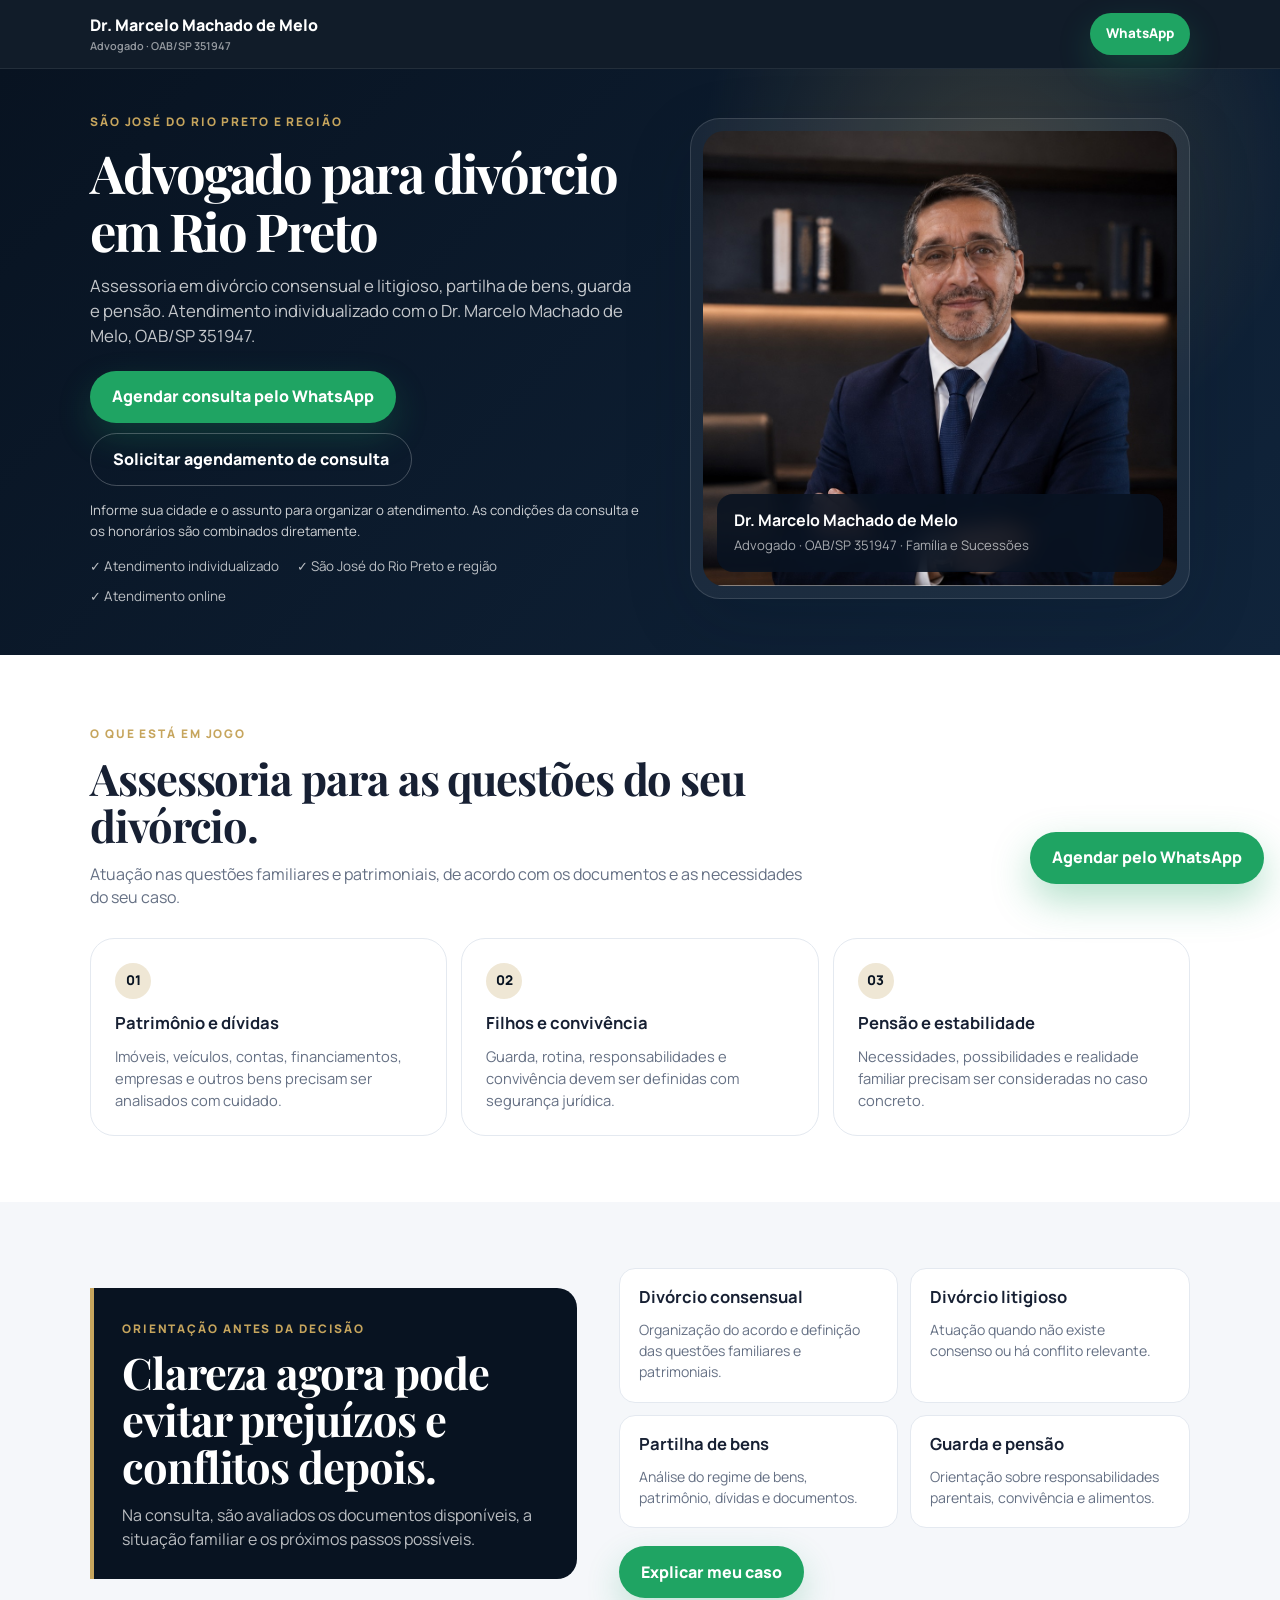
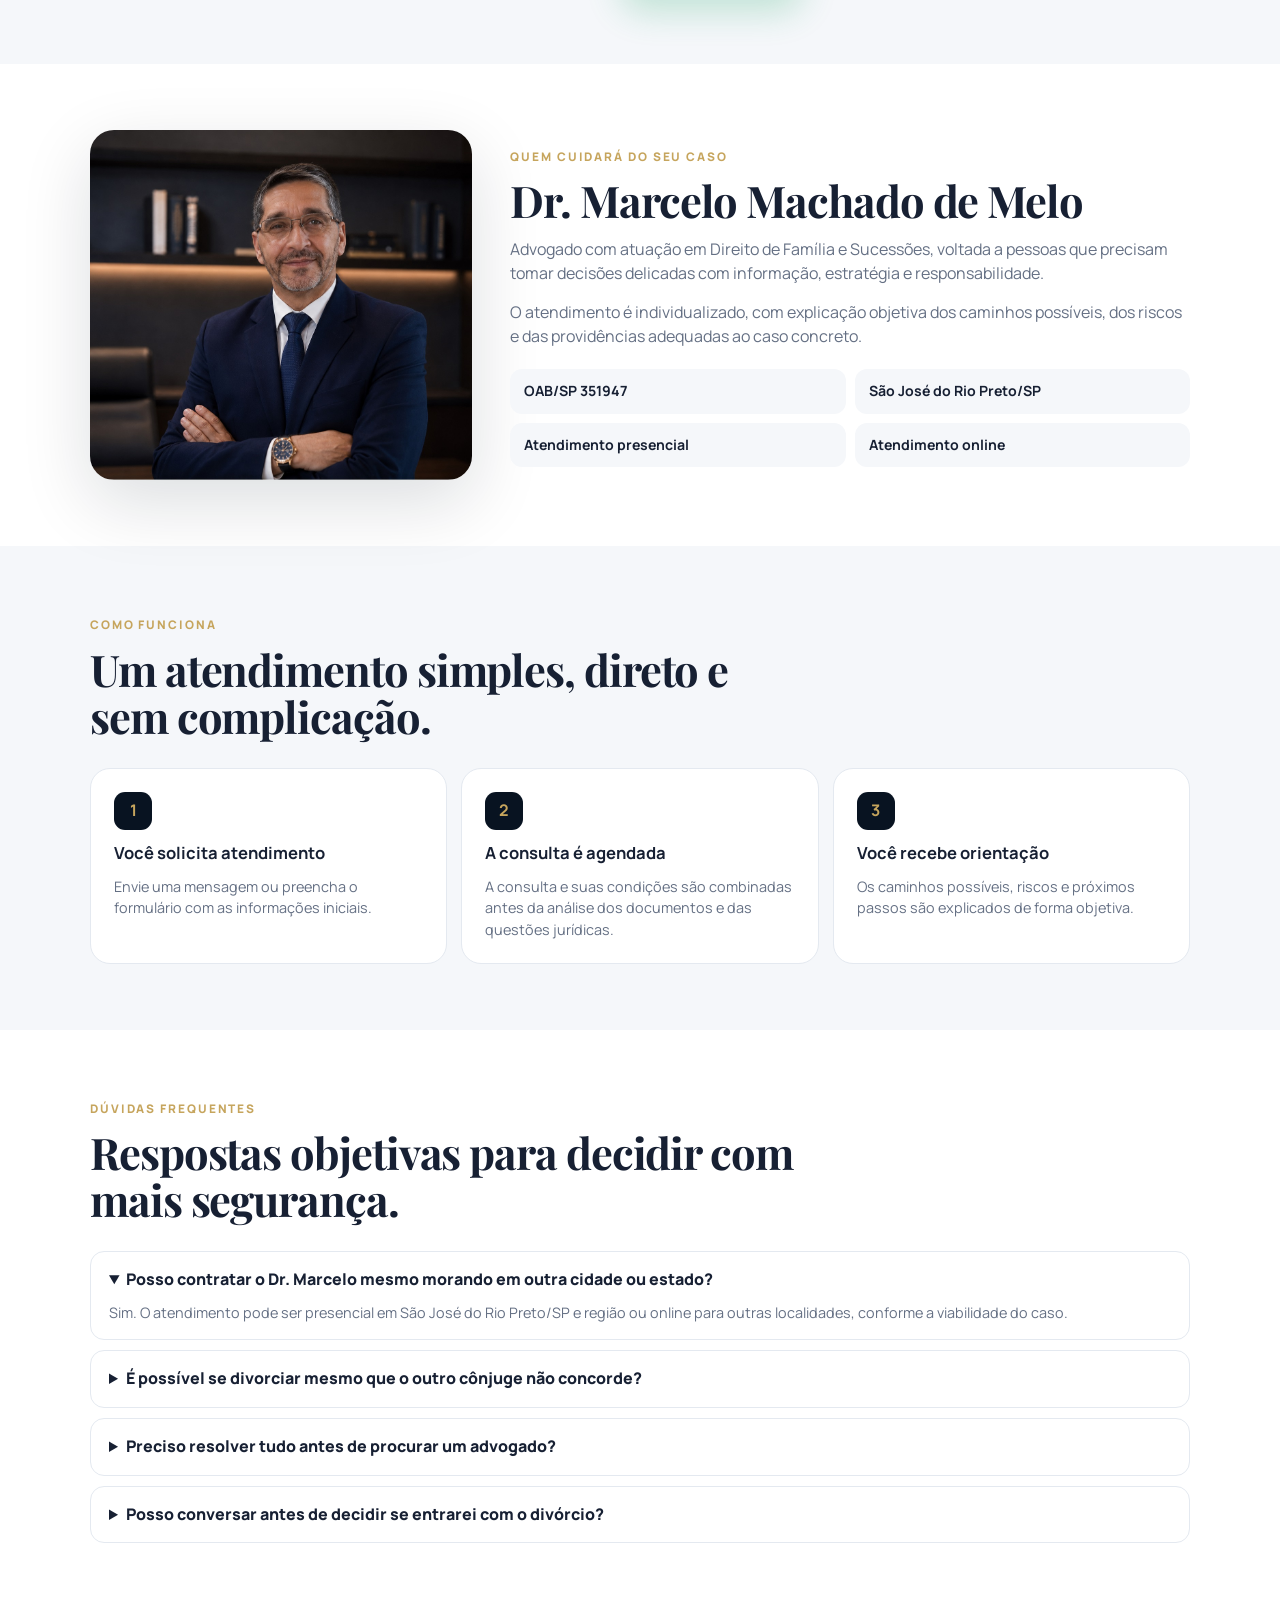
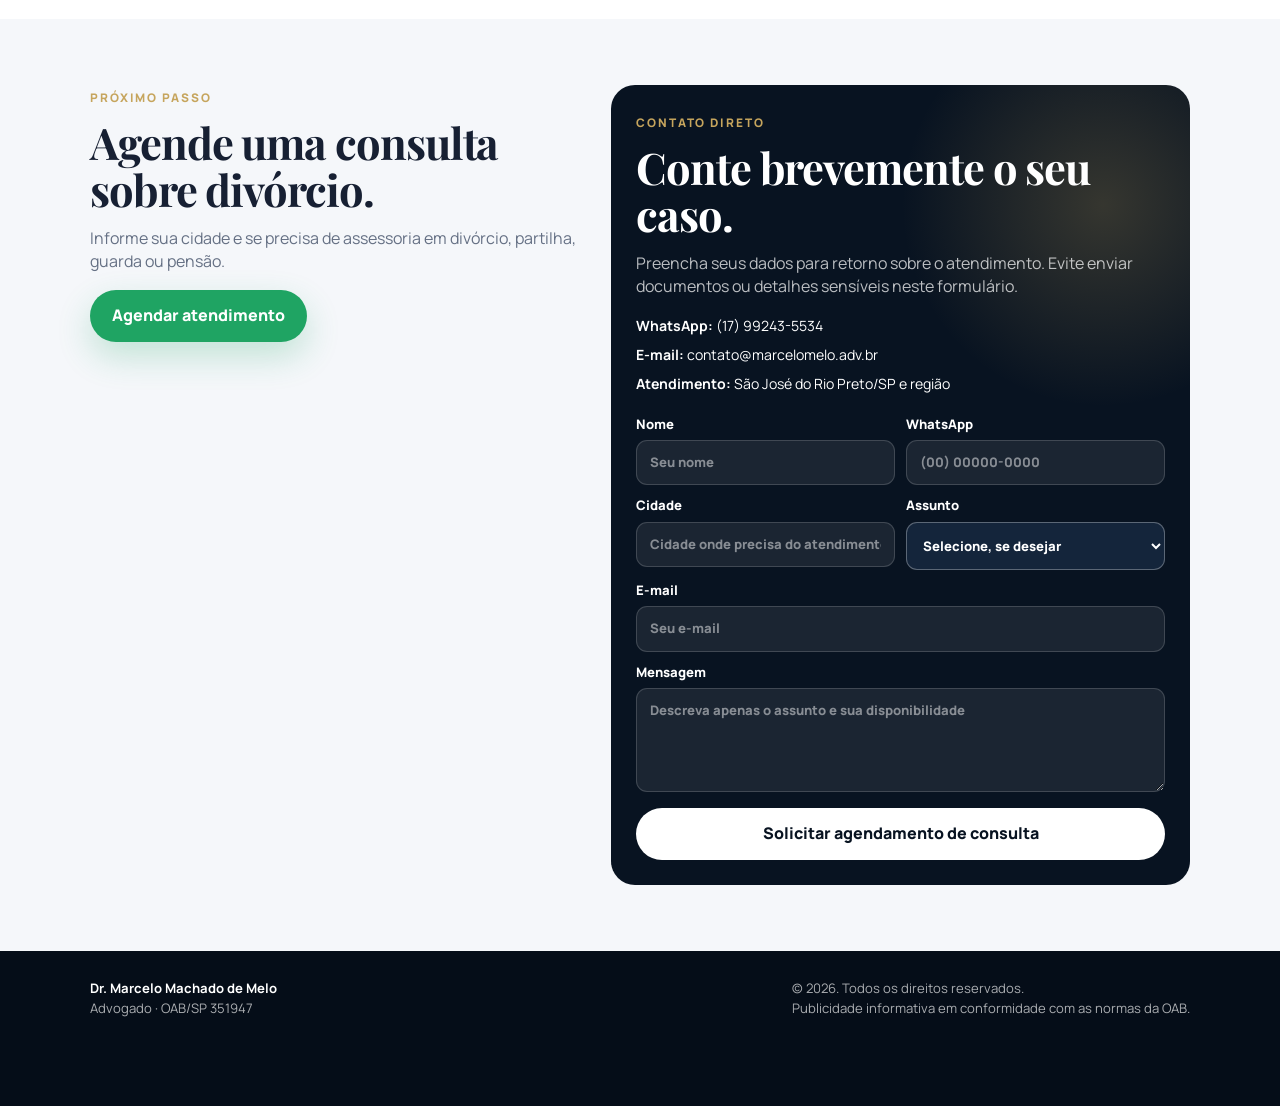
<file: index.html>
<!DOCTYPE html>
<html lang="pt-BR">
<head>
  <meta charset="UTF-8">
  <meta http-equiv="X-UA-Compatible" content="IE=edge">
  <meta name="viewport" content="width=device-width, initial-scale=1.0">
  <title>Advogado para Divórcio em São José do Rio Preto/SP | Dr. Marcelo Machado de Melo</title>
  <meta name="description" content="Atuação em divórcio consensual e litigioso, partilha de bens, guarda e pensão alimentícia. Atendimento em São José do Rio Preto/SP e online.">
  <meta name="robots" content="index, follow">
  <link rel="canonical" href="https://marcelomelo.adv.br/">
  <meta name="theme-color" content="#081321">
  <meta property="og:type" content="website">
  <meta property="og:title" content="Advogado para Divórcio em São José do Rio Preto/SP">
  <meta property="og:description" content="Orientação jurídica clara e estratégica para decisões importantes no divórcio.">
  <meta property="og:image" content="https://marcelomelo.adv.br/images/dr-marcelo.jpg">
  <meta property="og:url" content="https://marcelomelo.adv.br/">
  <meta property="og:locale" content="pt_BR">
  <link rel="preconnect" href="https://fonts.googleapis.com">
  <link rel="preconnect" href="https://fonts.gstatic.com" crossorigin>
  <link href="https://fonts.googleapis.com/css2?family=Manrope:wght@400;600;700;800&family=Playfair+Display:wght@600;700&display=swap" rel="stylesheet">

  <!-- Google tag (gtag.js) -->
  <script async src="https://www.googletagmanager.com/gtag/js?id=AW-18177757357"></script>
  <script>
    window.dataLayer = window.dataLayer || [];
    function gtag(){dataLayer.push(arguments);}
    gtag('js', new Date());
    gtag('config', 'AW-18177757357');
  </script>

<script type="application/ld+json">
  {
    "@context":"https://schema.org",
    "@type":"LegalService",
    "name":"Dr. Marcelo Machado de Melo",
    "url":"https://marcelomelo.adv.br/divorcio",
    "image":"https://marcelomelo.adv.br/images/dr-marcelo.jpg",
    "telephone":"+55 17 99243-5534",
    "description":"Atuação em Direito de Família e Sucessões, com orientação jurídica em divórcio, guarda, pensão alimentícia e partilha de bens.",
    "areaServed":"São José do Rio Preto e região, São Paulo, Brasil"
  }
  </script>

  <style>
    :root{--navy:#081321;--navy2:#10243b;--ink:#172033;--muted:#657084;--soft:#f5f7fa;--line:#e4e9f0;--gold:#c6a55d;--green:#1fa463;--green2:#168451;--white:#fff;--radius:24px;--shadow:0 22px 70px rgba(8,19,33,.14);--container:1100px}
    *{box-sizing:border-box}html{scroll-behavior:smooth}body{margin:0;color:var(--ink);background:#fff;font-family:"Manrope",Arial,sans-serif;line-height:1.48;-webkit-font-smoothing:antialiased}img{display:block;max-width:100%}a{text-decoration:none;color:inherit}button,input,textarea{font:inherit}.container{width:min(var(--container),calc(100% - 28px));margin:auto}
    h1,h2,h3{margin:0 0 14px;line-height:1.08}h1,h2{font-family:"Playfair Display",Georgia,serif}h1{font-size:clamp(2.5rem,5vw,4.7rem);letter-spacing:-.04em}h2{font-size:clamp(1.85rem,3.4vw,3rem);letter-spacing:-.025em}h3{font-size:1.04rem}p{margin:0 0 16px;color:var(--muted)}
    .eyebrow{display:inline-block;margin-bottom:12px;color:var(--gold);font-size:.74rem;font-weight:800;letter-spacing:.16em;text-transform:uppercase}
    .btn{display:inline-flex;align-items:center;justify-content:center;min-height:52px;padding:14px 22px;border:0;border-radius:999px;font-weight:800;text-align:center;cursor:pointer;transition:.2s ease}.btn:hover{transform:translateY(-2px)}.btn-green{color:#fff;background:var(--green);box-shadow:0 14px 34px rgba(31,164,99,.24)}.btn-green:hover{background:var(--green2)}.btn-ghost{color:#fff;border:1px solid rgba(255,255,255,.24)}.btn-light{color:var(--navy);background:#fff}
    .topbar{position:sticky;top:0;z-index:40;background:rgba(8,19,33,.96);border-bottom:1px solid rgba(255,255,255,.08);backdrop-filter:blur(10px)}.nav{min-height:68px;display:flex;align-items:center;justify-content:space-between;gap:16px}.brand{color:#fff;font-weight:800}.brand small{display:block;color:rgba(255,255,255,.56);font-size:.68rem;font-weight:600}.nav .btn{min-height:42px;padding:9px 16px;font-size:.84rem}
    .hero{color:#fff;overflow:hidden;background:radial-gradient(circle at 78% 17%,rgba(198,165,93,.22),transparent 27%),linear-gradient(135deg,var(--navy),var(--navy2))}.hero-grid{min-height:610px;display:grid;grid-template-columns:1.05fr .95fr;gap:48px;align-items:center;padding:52px 0 62px}.hero-copy p{max-width:660px;color:rgba(255,255,255,.76);font-size:1.05rem}.hero-actions{display:flex;flex-wrap:wrap;gap:10px;margin:24px 0 20px}.trust{display:flex;flex-wrap:wrap;gap:10px 18px;color:rgba(255,255,255,.72);font-size:.84rem}.hero-photo{position:relative;padding:12px;border-radius:30px;border:1px solid rgba(255,255,255,.13);background:rgba(255,255,255,.06);box-shadow:var(--shadow)}.hero-photo img{width:100%;height:455px;object-fit:cover;object-position:center top;border-radius:21px}.hero-badge{position:absolute;left:26px;right:26px;bottom:26px;padding:15px 17px;border-radius:16px;background:rgba(8,19,33,.88);backdrop-filter:blur(10px)}.hero-badge strong{display:block}.hero-badge span{font-size:.82rem;color:rgba(255,255,255,.64)}
    .section{padding:66px 0}.soft{background:var(--soft)}.section-head{max-width:720px;margin-bottom:28px}.cards{display:grid;grid-template-columns:repeat(3,1fr);gap:14px}.card{padding:24px;border:1px solid var(--line);border-radius:var(--radius);background:#fff}.card p{margin-bottom:0;font-size:.92rem}.num{display:grid;place-items:center;width:36px;height:36px;margin-bottom:15px;border-radius:50%;color:var(--navy);background:#efe7d5;font-size:.84rem;font-weight:800}
    .split{display:grid;grid-template-columns:.92fr 1.08fr;gap:42px;align-items:center}.quote{padding:28px;border-left:4px solid var(--gold);border-radius:0 20px 20px 0;color:#fff;background:var(--navy)}.quote p{color:rgba(255,255,255,.72);margin-bottom:0}.services{display:grid;grid-template-columns:repeat(2,1fr);gap:12px}.service{padding:19px;border:1px solid var(--line);border-radius:16px;background:#fff}.service p{margin-bottom:0;font-size:.88rem}
    .authority{display:grid;grid-template-columns:.72fr 1.28fr;gap:38px;align-items:center}.authority img{width:100%;height:350px;object-fit:cover;object-position:center top;border-radius:24px;box-shadow:var(--shadow)}.meta{display:grid;grid-template-columns:repeat(2,1fr);gap:9px;margin-top:20px}.meta div{padding:12px 14px;border-radius:12px;background:var(--soft);font-size:.88rem;font-weight:700}
    .steps{display:grid;grid-template-columns:repeat(3,1fr);gap:14px}.step{padding:23px;border-radius:20px;border:1px solid var(--line);background:#fff}.step b{display:grid;place-items:center;width:38px;height:38px;margin-bottom:14px;border-radius:11px;color:var(--gold);background:var(--navy)}.step p{margin-bottom:0;font-size:.9rem}
    details{margin-bottom:10px;padding:16px 18px;border:1px solid var(--line);border-radius:14px;background:#fff}summary{cursor:pointer;font-weight:800}details p{margin:10px 0 0;font-size:.9rem}
    .final-grid{display:grid;grid-template-columns:.92fr 1.08fr;gap:28px;align-items:start}.contact-box{padding:25px;border-radius:24px;color:#fff;background:radial-gradient(circle at 85% 15%,rgba(198,165,93,.24),transparent 24%),var(--navy)}.contact-box p{color:rgba(255,255,255,.72)}.contact-list{display:grid;gap:8px;margin:17px 0 20px;font-size:.88rem}form{display:grid;grid-template-columns:1fr 1fr;gap:11px;margin-top:18px}label{font-size:.82rem;font-weight:800}label.full{grid-column:1/-1}input,textarea{width:100%;margin-top:6px;padding:12px 13px;border:1px solid rgba(255,255,255,.16);border-radius:11px;color:#fff;background:rgba(255,255,255,.08);outline:none}input::placeholder,textarea::placeholder{color:rgba(255,255,255,.48)}textarea{resize:vertical;min-height:90px}form .btn{grid-column:1/-1;width:100%}
    footer{padding:28px 0 88px;color:rgba(255,255,255,.66);background:#050d18;font-size:.82rem}.footer-grid{display:flex;justify-content:space-between;gap:24px}footer strong{color:#fff}.float{position:fixed;right:16px;bottom:16px;z-index:50;min-width:168px;box-shadow:0 16px 38px rgba(31,164,99,.34)}
    @media(max-width:880px){.hero-grid,.split,.authority,.final-grid{grid-template-columns:1fr}.cards,.steps{grid-template-columns:1fr}.hero-grid{min-height:auto;gap:28px}.hero-photo{max-width:520px;margin:auto}.hero-photo img{height:390px}.services{grid-template-columns:1fr}.authority img{height:330px}}
    @media(max-width:600px){.container{width:min(var(--container),calc(100% - 20px))}.nav{min-height:62px}.brand{font-size:.87rem}.brand small{font-size:.61rem}.nav .btn{padding:8px 12px;font-size:.77rem}.hero-grid{padding:34px 0 50px}h1{font-size:2.35rem}h2{font-size:1.82rem}.hero-copy p{font-size:.95rem}.hero-actions{display:grid}.hero-actions .btn{width:100%}.hero-photo img{height:335px}.hero-badge{left:21px;right:21px;bottom:21px}.section{padding:48px 0}.cards,.steps{gap:10px}.card,.step{padding:18px}.authority{gap:24px}.authority img{height:285px}.meta{grid-template-columns:1fr}.final-grid{gap:20px}form{grid-template-columns:1fr}label.full,form .btn{grid-column:auto}.footer-grid{display:grid}.float{left:10px;right:10px;bottom:10px;width:auto}}

    /* Leitura e navegação em telas pequenas e por teclado. */
    .hero h1{font-size:clamp(2.2rem,4.1vw,3.65rem);line-height:1.12;max-width:650px}
    .hero-grid{min-height:540px;padding:40px 0 48px}
    .hero-copy .contact-note{font-size:.83rem;line-height:1.55;color:rgba(255,255,255,.8);max-width:580px}
    .hero-actions{margin:22px 0 14px}
    :focus-visible{outline:3px solid #d6b46a;outline-offset:4px}
    input:focus-visible,textarea:focus-visible,select:focus-visible{outline:3px solid #d6b46a;outline-offset:2px}
    select{font:inherit;width:100%;min-height:48px;margin-top:6px;padding:12px;border:1px solid rgba(255,255,255,.3);border-radius:11px;color:#fff;background:#14253b}
    #contato{scroll-margin-top:90px}
    .brand{min-width:0}.hero-copy,.hero-photo,.contact-box{min-width:0}
    @media(max-width:600px){.hero-grid{padding:28px 0 36px;gap:24px}.hero h1{font-size:2.15rem}.hero-photo{width:100%;max-width:360px}.hero-photo img{height:280px}.nav{gap:10px}.hero-actions .btn{font-size:.9rem;padding:13px 16px}.brand{font-size:.8rem}.brand small{font-size:.64rem}.hero-badge{left:20px;right:20px;bottom:20px;padding:12px}.hero-badge strong{font-size:.9rem}.hero-badge span{font-size:.75rem}body{padding-bottom:78px}footer{padding-bottom:30px}.float{bottom:calc(10px + env(safe-area-inset-bottom))}}
    @media(prefers-reduced-motion:reduce){html{scroll-behavior:auto}.btn{transition:none}.btn:hover{transform:none}}
  </style>
</head>
<body>
  <header class="topbar">
    <div class="container nav">
      <a class="brand" href="#inicio">Dr. Marcelo Machado de Melo<small>Advogado · OAB/SP 351947</small></a>
      <a class="btn btn-green" href="https://wa.me/5517992435534?text=Ol%C3%A1%2C%20Dr.%20Marcelo.%20preciso%20de%20orienta%C3%A7%C3%A3o%20sobre%20div%C3%B3rcio.">WhatsApp</a>
    </div>
  </header>

  <main id="inicio">
    <section class="hero">
      <div class="container hero-grid">
        <div class="hero-copy">
          <span class="eyebrow">São José do Rio Preto e região</span>
          <h1>Advogado para divórcio em Rio Preto</h1>
          <p>Assessoria em divórcio consensual e litigioso, partilha de bens, guarda e pensão. Atendimento individualizado com o Dr. Marcelo Machado de Melo, OAB/SP 351947.</p>
          <div class="hero-actions">
            <a class="btn btn-green" href="https://wa.me/5517992435534?text=Ol%C3%A1%2C%20Dr.%20Marcelo.%20preciso%20de%20orienta%C3%A7%C3%A3o%20sobre%20div%C3%B3rcio.">Agendar consulta pelo WhatsApp</a>
            <a class="btn btn-ghost" href="#contato">Solicitar agendamento de consulta</a>
          </div>
          <p class="contact-note">Informe sua cidade e o assunto para organizar o atendimento. As condições da consulta e os honorários são combinados diretamente.</p>
          <div class="trust"><span>✓ Atendimento individualizado</span><span>✓ São José do Rio Preto e região</span><span>✓ Atendimento online</span></div>
        </div>
        <div class="hero-photo">
          <img src="images/dr-marcelo.jpg" alt="Dr. Marcelo Machado de Melo, advogado em Rio Preto" width="520" height="455" fetchpriority="high" decoding="async">
          <div class="hero-badge"><strong>Dr. Marcelo Machado de Melo</strong><span>Advogado · OAB/SP 351947 · Família e Sucessões</span></div>
        </div>
      </div>
    </section>

    <section class="section">
      <div class="container">
        <div class="section-head">
          <span class="eyebrow">O que está em jogo</span>
          <h2>Assessoria para as questões do seu divórcio.</h2>
          <p>Atuação nas questões familiares e patrimoniais, de acordo com os documentos e as necessidades do seu caso.</p>
        </div>
        <div class="cards">
          <article class="card"><span class="num">01</span><h3>Patrimônio e dívidas</h3><p>Imóveis, veículos, contas, financiamentos, empresas e outros bens precisam ser analisados com cuidado.</p></article>
          <article class="card"><span class="num">02</span><h3>Filhos e convivência</h3><p>Guarda, rotina, responsabilidades e convivência devem ser definidas com segurança jurídica.</p></article>
          <article class="card"><span class="num">03</span><h3>Pensão e estabilidade</h3><p>Necessidades, possibilidades e realidade familiar precisam ser consideradas no caso concreto.</p></article>
        </div>
      </div>
    </section>

    <section class="section soft">
      <div class="container split">
        <div class="quote"><span class="eyebrow">Orientação antes da decisão</span><h2>Clareza agora pode evitar prejuízos e conflitos depois.</h2><p>Na consulta, são avaliados os documentos disponíveis, a situação familiar e os próximos passos possíveis.</p></div>
        <div>
          <div class="services">
            <article class="service"><h3>Divórcio consensual</h3><p>Organização do acordo e definição das questões familiares e patrimoniais.</p></article>
            <article class="service"><h3>Divórcio litigioso</h3><p>Atuação quando não existe consenso ou há conflito relevante.</p></article>
            <article class="service"><h3>Partilha de bens</h3><p>Análise do regime de bens, patrimônio, dívidas e documentos.</p></article>
            <article class="service"><h3>Guarda e pensão</h3><p>Orientação sobre responsabilidades parentais, convivência e alimentos.</p></article>
          </div>
          <div style="margin-top:18px"><a class="btn btn-green" href="https://wa.me/5517992435534?text=Ol%C3%A1%2C%20Dr.%20Marcelo.%20quero%20explicar%20meu%20caso%20de%20div%C3%B3rcio.">Explicar meu caso</a></div>
        </div>
      </div>
    </section>

    <section class="section">
      <div class="container authority">
        <img src="images/dr-marcelo.jpg" alt="Dr. Marcelo Machado de Melo" width="420" height="350" loading="lazy" decoding="async">
        <div>
          <span class="eyebrow">Quem cuidará do seu caso</span>
          <h2>Dr. Marcelo Machado de Melo</h2>
          <p>Advogado com atuação em Direito de Família e Sucessões, voltada a pessoas que precisam tomar decisões delicadas com informação, estratégia e responsabilidade.</p>
          <p>O atendimento é individualizado, com explicação objetiva dos caminhos possíveis, dos riscos e das providências adequadas ao caso concreto.</p>
          <div class="meta"><div>OAB/SP 351947</div><div>São José do Rio Preto/SP</div><div>Atendimento presencial</div><div>Atendimento online</div></div>
        </div>
      </div>
    </section>

    <section class="section soft">
      <div class="container">
        <div class="section-head"><span class="eyebrow">Como funciona</span><h2>Um atendimento simples, direto e sem complicação.</h2></div>
        <div class="steps">
          <article class="step"><b>1</b><h3>Você solicita atendimento</h3><p>Envie uma mensagem ou preencha o formulário com as informações iniciais.</p></article>
          <article class="step"><b>2</b><h3>A consulta é agendada</h3><p>A consulta e suas condições são combinadas antes da análise dos documentos e das questões jurídicas.</p></article>
          <article class="step"><b>3</b><h3>Você recebe orientação</h3><p>Os caminhos possíveis, riscos e próximos passos são explicados de forma objetiva.</p></article>
        </div>
      </div>
    </section>

    <section class="section">
      <div class="container">
        <div class="section-head"><span class="eyebrow">Dúvidas frequentes</span><h2>Respostas objetivas para decidir com mais segurança.</h2></div>
        <details open><summary>Posso contratar o Dr. Marcelo mesmo morando em outra cidade ou estado?</summary><p>Sim. O atendimento pode ser presencial em São José do Rio Preto/SP e região ou online para outras localidades, conforme a viabilidade do caso.</p></details>
        <details><summary>É possível se divorciar mesmo que o outro cônjuge não concorde?</summary><p>Sim. O divórcio pode ser requerido sem a concordância da outra parte, observadas as particularidades do caso.</p></details>
        <details><summary>Preciso resolver tudo antes de procurar um advogado?</summary><p>Não. A orientação jurídica serve justamente para organizar documentos, dúvidas e decisões antes de qualquer providência importante.</p></details>
        <details><summary>Posso conversar antes de decidir se entrarei com o divórcio?</summary><p>Sim. O primeiro contato permite organizar o agendamento. A análise jurídica é realizada na consulta, conforme as condições combinadas.</p></details>
      </div>
    </section>

    <section class="section soft" id="contato">
      <div class="container final-grid">
        <div>
          <span class="eyebrow">Próximo passo</span>
          <h2>Agende uma consulta sobre divórcio.</h2>
          <p>Informe sua cidade e se precisa de assessoria em divórcio, partilha, guarda ou pensão.</p>
          <a class="btn btn-green" href="https://wa.me/5517992435534?text=Ol%C3%A1%2C%20Dr.%20Marcelo.%20gostaria%20de%20orienta%C3%A7%C3%A3o%20sobre%20meu%20div%C3%B3rcio.">Agendar atendimento</a>
        </div>
        <div class="contact-box">
          <span class="eyebrow">Contato direto</span>
          <h2>Conte brevemente o seu caso.</h2>
          <p>Preencha seus dados para retorno sobre o atendimento. Evite enviar documentos ou detalhes sensíveis neste formulário.</p>
          <div class="contact-list"><span><strong>WhatsApp:</strong> (17) 99243-5534</span><span><strong>E-mail:</strong> contato@marcelomelo.adv.br</span><span><strong>Atendimento:</strong> São José do Rio Preto/SP e região</span></div>
          <form action="https://formsubmit.co/contato@marcelomelo.adv.br" method="POST">
            <input type="hidden" name="_subject" value="Novo contato - Landing Page Divórcio">
            <input type="hidden" name="_template" value="table">
            <input type="hidden" name="_next" value="https://marcelomelo.adv.br/obrigado.html">
            <label>Nome<input type="text" name="nome" autocomplete="name" required placeholder="Seu nome"></label>
            <label>WhatsApp<input type="tel" name="telefone" autocomplete="tel" inputmode="tel" required placeholder="(00) 00000-0000"></label>
            <label>Cidade<input type="text" name="cidade" autocomplete="address-level2" placeholder="Cidade onde precisa do atendimento"></label>
            <label>Assunto<select name="assunto"><option value="">Selecione, se desejar</option><option>Divórcio consensual</option><option>Divórcio litigioso</option><option>Partilha de bens</option><option>Guarda ou pensão</option><option>Outro assunto de família</option></select></label>
            <label class="full">E-mail<input type="email" name="email" autocomplete="email" placeholder="Seu e-mail"></label>
            <label class="full">Mensagem<textarea name="mensagem" rows="4" placeholder="Descreva apenas o assunto e sua disponibilidade"></textarea></label>
            <button class="btn btn-light" type="submit">Solicitar agendamento de consulta</button>
          </form>
        </div>
      </div>
    </section>
  </main>

  <footer><div class="container footer-grid"><div><strong>Dr. Marcelo Machado de Melo</strong><br>Advogado · OAB/SP 351947</div><div>© 2026. Todos os direitos reservados.<br>Publicidade informativa em conformidade com as normas da OAB.</div></div></footer>

  <a class="btn btn-green float" href="https://wa.me/5517992435534?text=Ol%C3%A1%2C%20Dr.%20Marcelo.%20preciso%20de%20orienta%C3%A7%C3%A3o%20sobre%20div%C3%B3rcio." aria-label="Conversar pelo WhatsApp">Agendar pelo WhatsApp</a>

<script>
/* Medição de intenção de contato; não comprova conversa ou contratação. */
(function () {
  'use strict';
  var conversion = 'AW-18177757357/CXzCCM3Mss8cEK2h6ttD';
  var source = location.pathname.indexOf('guarda') !== -1 ? 'guarda' : 'divorcio';
  var clicked = false;
  function id() { return 'contato-' + Date.now() + '-' + Math.random().toString(36).slice(2); }
  document.addEventListener('click', function (event) {
    var link = event.target.closest && event.target.closest('a[href]');
    if (!link || !/^https:\/\/(wa\.me|api\.whatsapp\.com)\//i.test(link.href)) return;
    if (clicked) return;
    clicked = true;
    setTimeout(function () { clicked = false; }, 1500);
    if (typeof gtag === 'function') {
      gtag('event', 'conversion', {send_to: conversion, value: 1.0, currency: 'BRL',
        transaction_id: id(), contact_type: 'whatsapp_click', contact_source: source,
        transport_type: 'beacon'});
    }
    /* A navegação nativa continua mesmo com a tag bloqueada. */
  });
  document.querySelectorAll('form[action^="https://formsubmit.co/"]').forEach(function (form) {
    form.addEventListener('submit', function () {
      try { sessionStorage.setItem('marcelo_pending_form', JSON.stringify({id: id(), source: source, created: Date.now()})); }
      catch (_) { /* O envio deve continuar mesmo sem armazenamento. */ }
    });
  });
})();
</script>

</body>
</html>
</file>
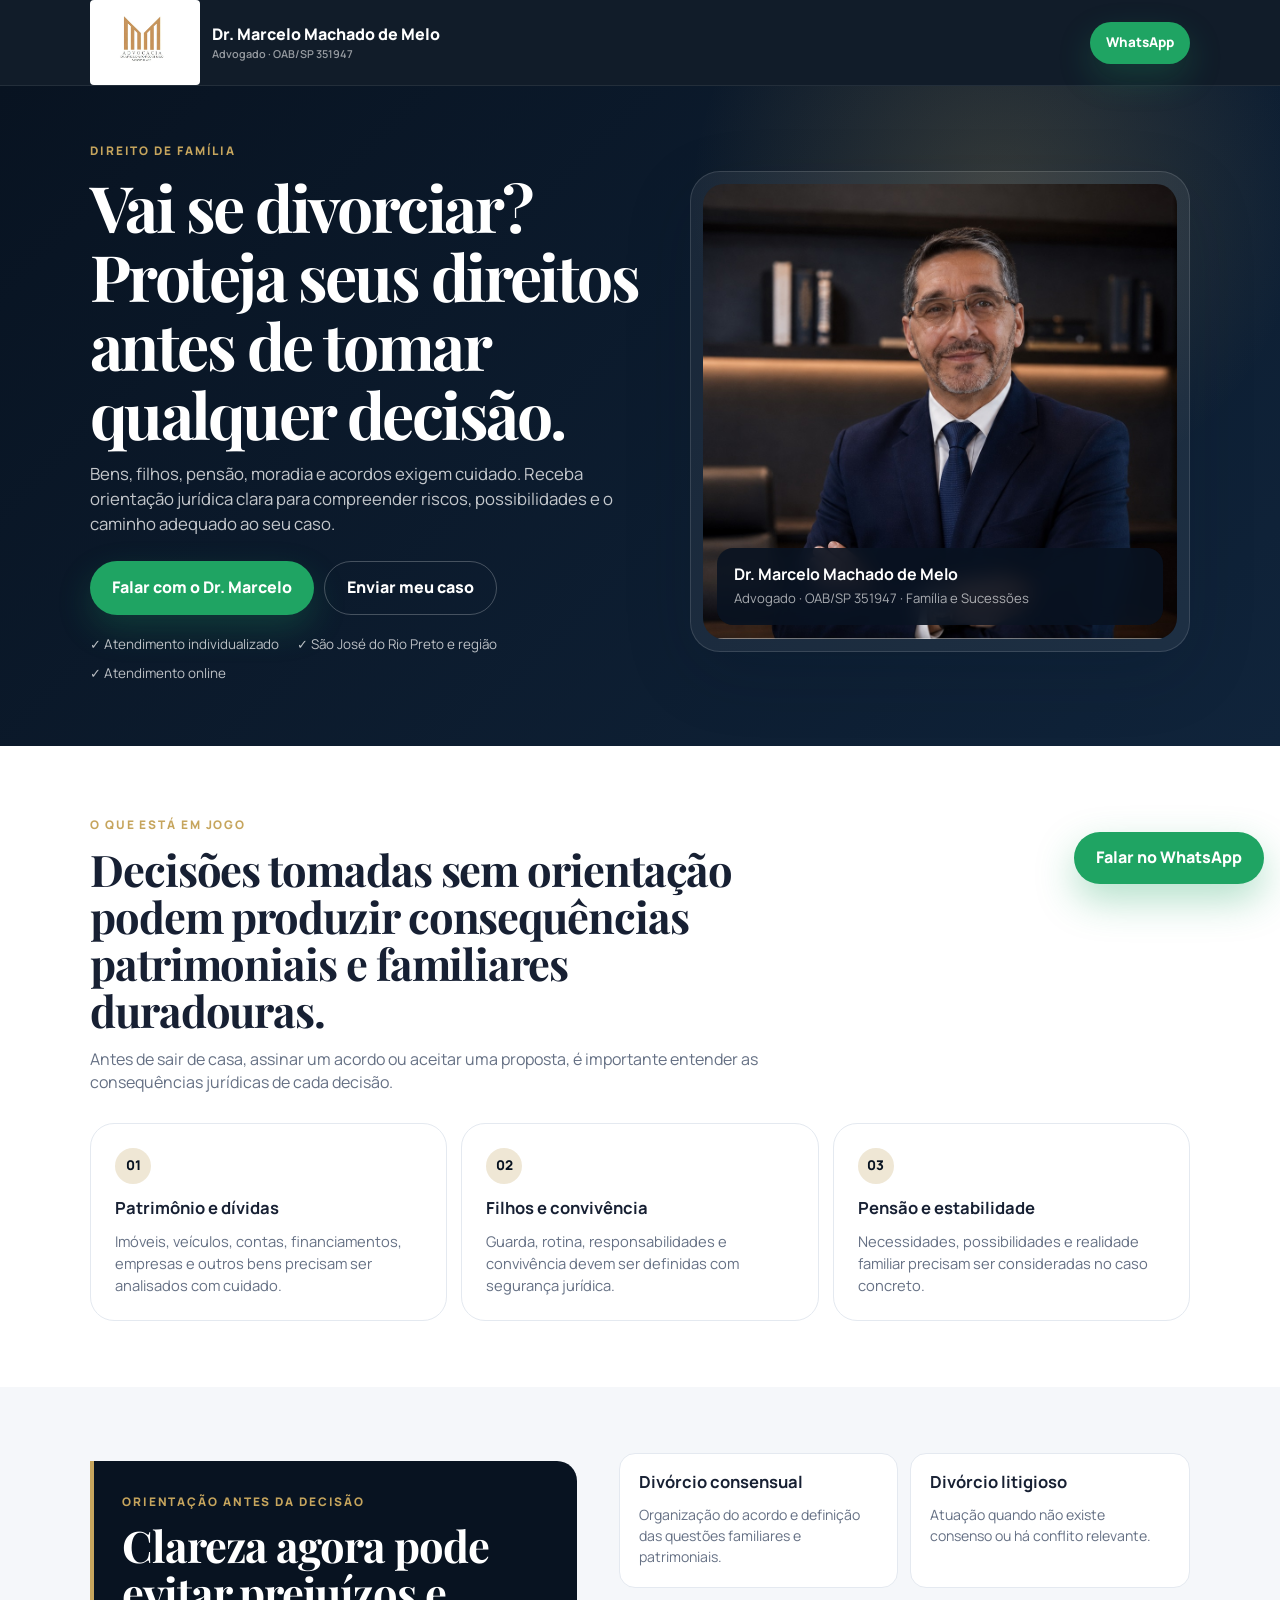
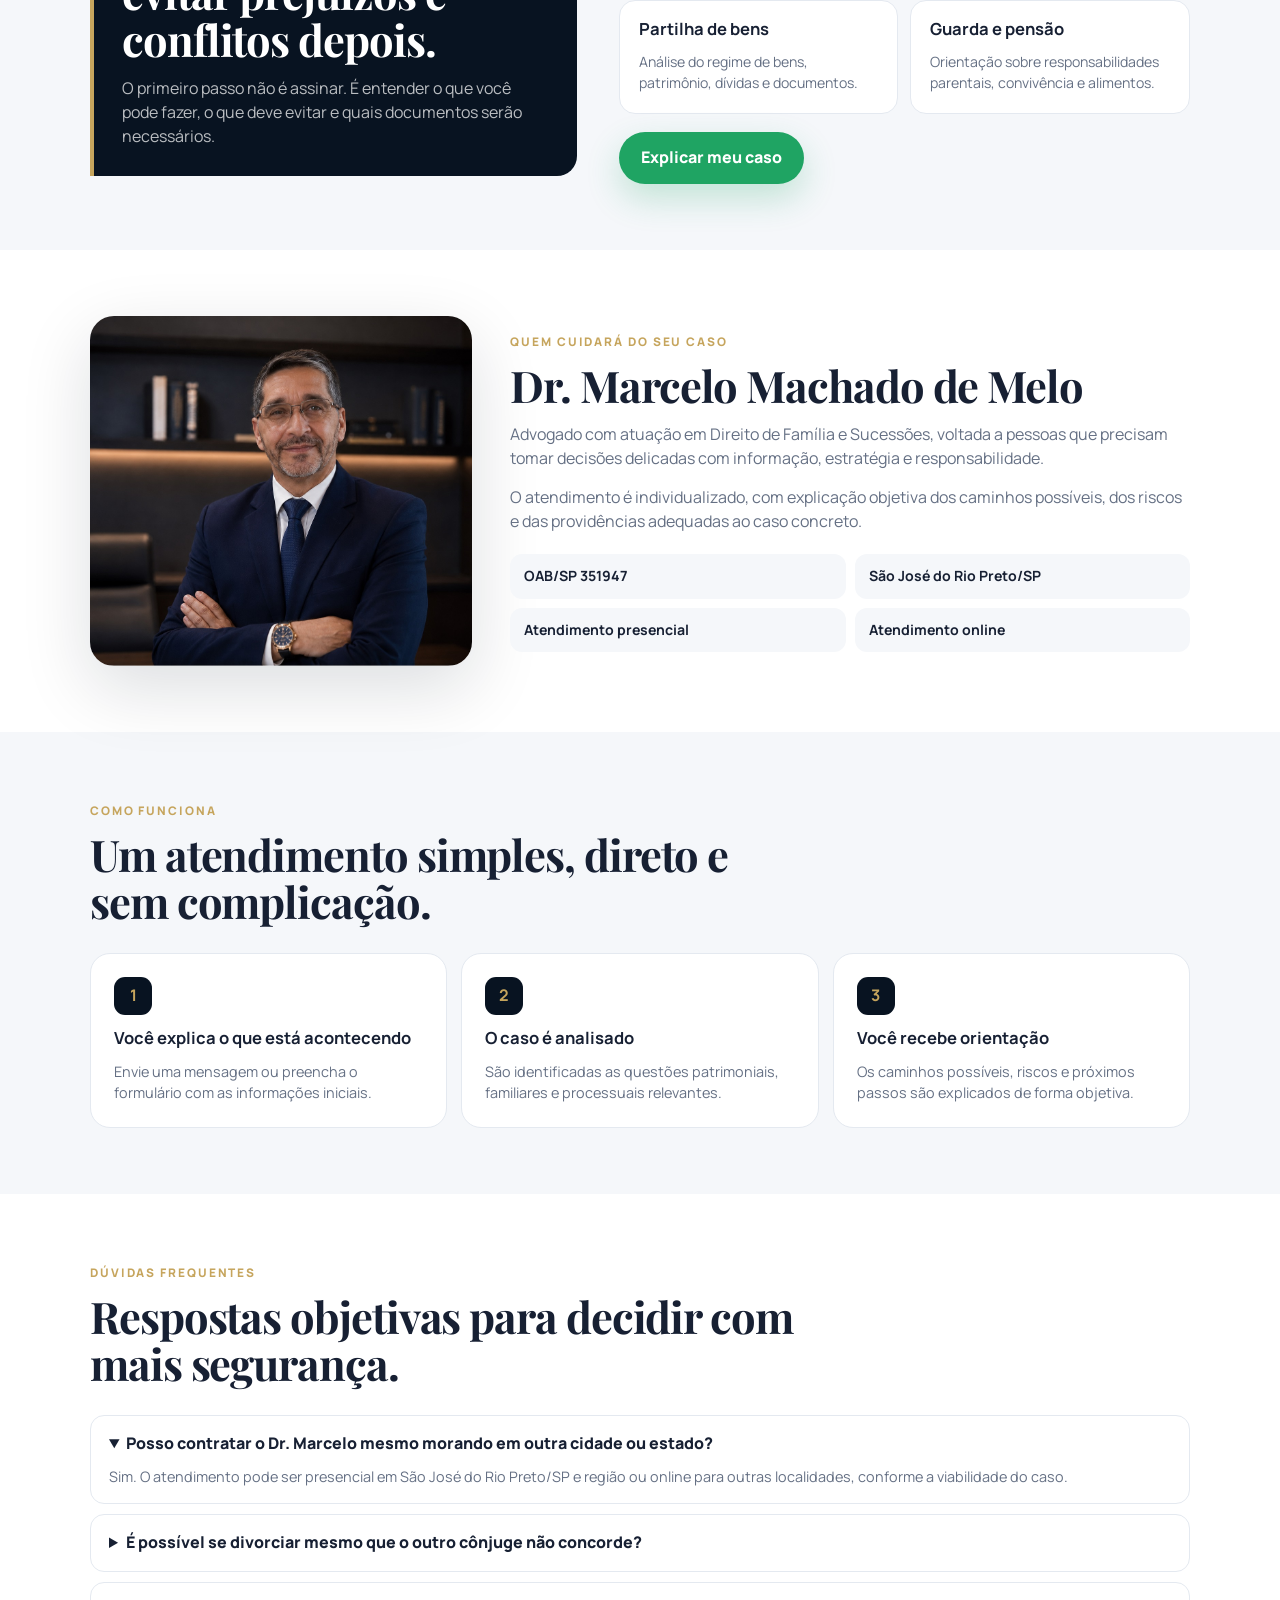
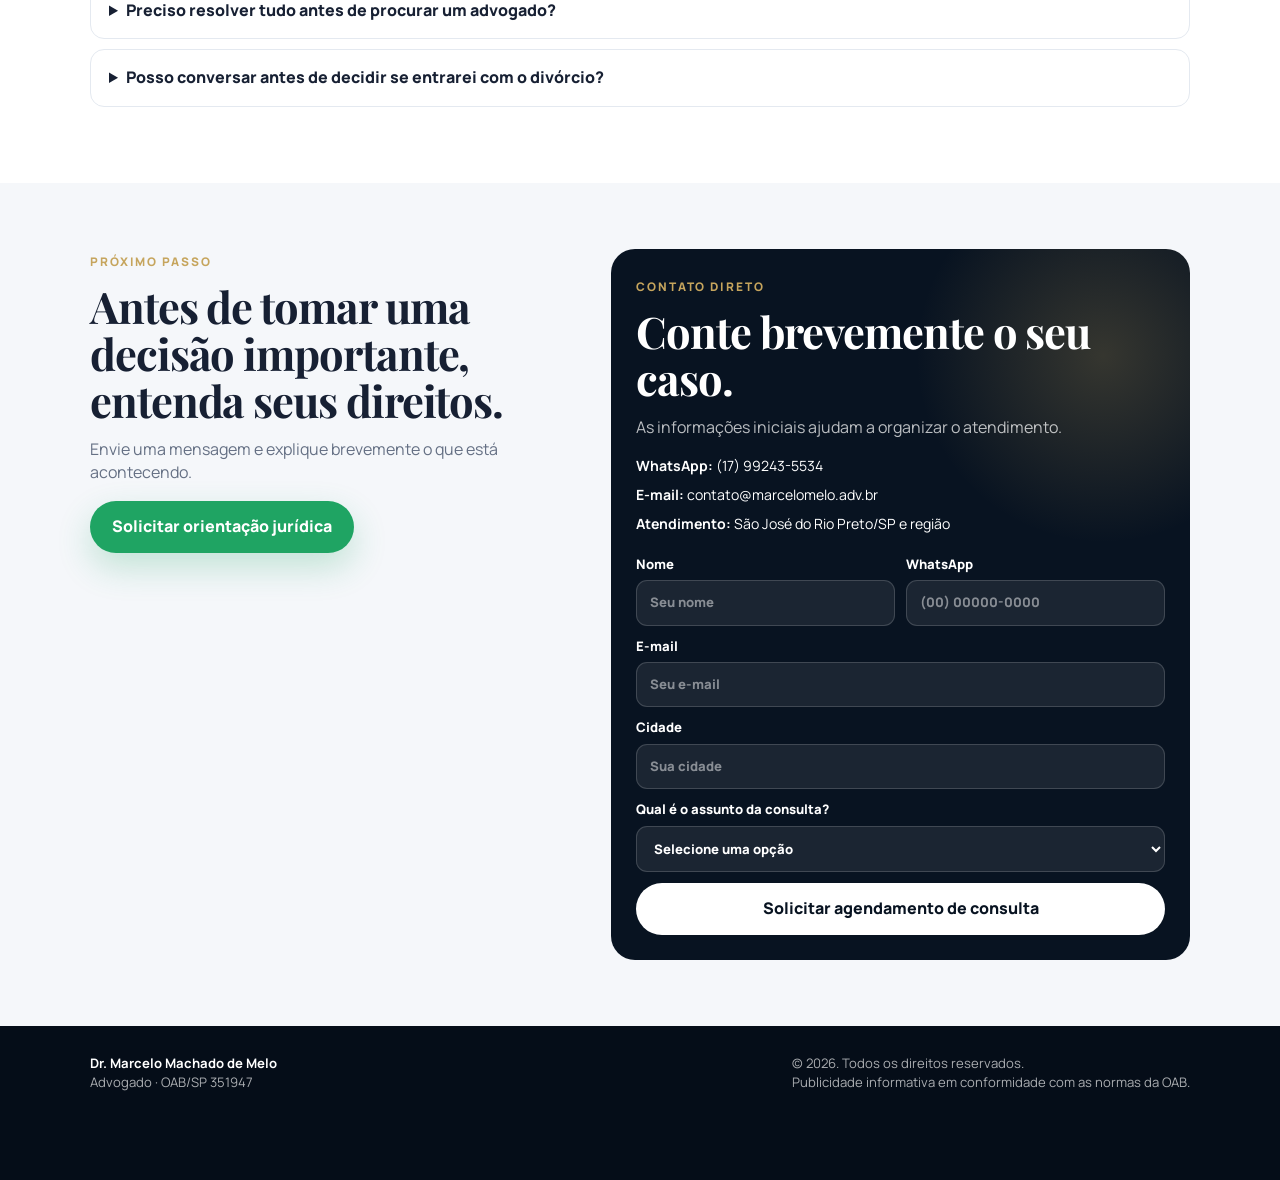
<file: divorcio.html>
<!DOCTYPE html>
<html lang="pt-BR">
<head>
  <meta charset="UTF-8">
  <meta http-equiv="X-UA-Compatible" content="IE=edge">
  <meta name="viewport" content="width=device-width, initial-scale=1.0">
  <title>Advogado para Divórcio em São José do Rio Preto/SP | Dr. Marcelo Machado de Melo</title>
  <meta name="description" content="Atuação em divórcio consensual e litigioso, partilha de bens, guarda e pensão alimentícia. Atendimento em São José do Rio Preto/SP e online.">
  <meta name="robots" content="index, follow">
  <link rel="canonical" href="https://marcelomelo.adv.br/divorcio">
  <meta name="theme-color" content="#081321">
  <meta property="og:type" content="website">
  <meta property="og:title" content="Advogado para Divórcio em São José do Rio Preto/SP">
  <meta property="og:description" content="Orientação jurídica clara e estratégica para decisões importantes no divórcio.">
  <meta property="og:image" content="https://marcelomelo.adv.br/images/dr-marcelo.jpg">
  <meta property="og:url" content="https://marcelomelo.adv.br/divorcio">
  <meta property="og:locale" content="pt_BR">
  <link rel="preconnect" href="https://fonts.googleapis.com">
  <link rel="preconnect" href="https://fonts.gstatic.com" crossorigin>
  <link href="https://fonts.googleapis.com/css2?family=Manrope:wght@400;500;600;700;800&family=Playfair+Display:wght@600;700&display=swap" rel="stylesheet">

  <!-- Google tag (gtag.js) -->
  <script async src="https://www.googletagmanager.com/gtag/js?id=AW-18177757357"></script>
  <script>
    window.dataLayer = window.dataLayer || [];
    function gtag(){dataLayer.push(arguments);}
    gtag('js', new Date());
    gtag('config', 'AW-18177757357');
  </script>

  <!-- Conversão Google Ads preservada -->
  <script>
    function gtag_report_conversion(url) {
      var callback = function () {
        if (typeof(url) !== 'undefined') window.location = url;
      };
      gtag('event', 'conversion', {
        'send_to': 'AW-18177757357/CXzCCM3Mss8cEK2h6ttD',
        'value': 1.0,
        'currency': 'BRL',
        'event_callback': callback
      });
      setTimeout(callback, 900);
      return false;
    }
  </script>

  <script type="application/ld+json">
  {
    "@context":"https://schema.org",
    "@type":"LegalService",
    "name":"Dr. Marcelo Machado de Melo",
    "url":"https://marcelomelo.adv.br/divorcio",
    "image":"https://marcelomelo.adv.br/images/dr-marcelo.jpg",
    "telephone":"+55 17 99243-5534",
    "description":"Atuação em Direito de Família e Sucessões, com orientação jurídica em divórcio, guarda, pensão alimentícia e partilha de bens.",
    "areaServed":"São José do Rio Preto e região, São Paulo, Brasil"
  }
  </script>

  <style>
    :root{--navy:#081321;--navy2:#10243b;--ink:#172033;--muted:#657084;--soft:#f5f7fa;--line:#e4e9f0;--gold:#c6a55d;--green:#1fa463;--green2:#168451;--white:#fff;--radius:24px;--shadow:0 22px 70px rgba(8,19,33,.14);--container:1100px}
    *{box-sizing:border-box}html{scroll-behavior:smooth}body{margin:0;color:var(--ink);background:#fff;font-family:"Manrope",Arial,sans-serif;line-height:1.48;-webkit-font-smoothing:antialiased}img{display:block;max-width:100%}a{text-decoration:none;color:inherit}button,input,textarea{font:inherit}.container{width:min(var(--container),calc(100% - 28px));margin:auto}
    h1,h2,h3{margin:0 0 14px;line-height:1.08}h1,h2{font-family:"Playfair Display",Georgia,serif}h1{font-size:clamp(2.5rem,5vw,4.7rem);letter-spacing:-.04em}h2{font-size:clamp(1.85rem,3.4vw,3rem);letter-spacing:-.025em}h3{font-size:1.04rem}p{margin:0 0 16px;color:var(--muted)}
    .eyebrow{display:inline-block;margin-bottom:12px;color:var(--gold);font-size:.74rem;font-weight:800;letter-spacing:.16em;text-transform:uppercase}
    .btn{display:inline-flex;align-items:center;justify-content:center;min-height:52px;padding:14px 22px;border:0;border-radius:999px;font-weight:800;text-align:center;cursor:pointer;transition:.2s ease}.btn:hover{transform:translateY(-2px)}.btn-green{color:#fff;background:var(--green);box-shadow:0 14px 34px rgba(31,164,99,.24)}.btn-green:hover{background:var(--green2)}.btn-ghost{color:#fff;border:1px solid rgba(255,255,255,.24)}.btn-light{color:var(--navy);background:#fff}
    .topbar{position:sticky;top:0;z-index:40;background:rgba(8,19,33,.96);border-bottom:1px solid rgba(255,255,255,.08);backdrop-filter:blur(10px)}.nav{min-height:68px;display:flex;align-items:center;justify-content:space-between;gap:16px}.brand{color:#fff;font-weight:800}.brand small{display:block;color:rgba(255,255,255,.56);font-size:.68rem;font-weight:600}.nav .btn{min-height:42px;padding:9px 16px;font-size:.84rem}
    .hero{color:#fff;overflow:hidden;background:radial-gradient(circle at 78% 17%,rgba(198,165,93,.22),transparent 27%),linear-gradient(135deg,var(--navy),var(--navy2))}.hero-grid{min-height:610px;display:grid;grid-template-columns:1.05fr .95fr;gap:48px;align-items:center;padding:52px 0 62px}.hero-copy p{max-width:660px;color:rgba(255,255,255,.76);font-size:1.05rem}.hero-actions{display:flex;flex-wrap:wrap;gap:10px;margin:24px 0 20px}.trust{display:flex;flex-wrap:wrap;gap:10px 18px;color:rgba(255,255,255,.72);font-size:.84rem}.hero-photo{position:relative;padding:12px;border-radius:30px;border:1px solid rgba(255,255,255,.13);background:rgba(255,255,255,.06);box-shadow:var(--shadow)}.hero-photo img{width:100%;height:455px;object-fit:cover;object-position:center top;border-radius:21px}.hero-badge{position:absolute;left:26px;right:26px;bottom:26px;padding:15px 17px;border-radius:16px;background:rgba(8,19,33,.88);backdrop-filter:blur(10px)}.hero-badge strong{display:block}.hero-badge span{font-size:.82rem;color:rgba(255,255,255,.64)}
    .section{padding:66px 0}.soft{background:var(--soft)}.section-head{max-width:720px;margin-bottom:28px}.cards{display:grid;grid-template-columns:repeat(3,1fr);gap:14px}.card{padding:24px;border:1px solid var(--line);border-radius:var(--radius);background:#fff}.card p{margin-bottom:0;font-size:.92rem}.num{display:grid;place-items:center;width:36px;height:36px;margin-bottom:15px;border-radius:50%;color:var(--navy);background:#efe7d5;font-size:.84rem;font-weight:800}
    .split{display:grid;grid-template-columns:.92fr 1.08fr;gap:42px;align-items:center}.quote{padding:28px;border-left:4px solid var(--gold);border-radius:0 20px 20px 0;color:#fff;background:var(--navy)}.quote p{color:rgba(255,255,255,.72);margin-bottom:0}.services{display:grid;grid-template-columns:repeat(2,1fr);gap:12px}.service{padding:19px;border:1px solid var(--line);border-radius:16px;background:#fff}.service p{margin-bottom:0;font-size:.88rem}
    .authority{display:grid;grid-template-columns:.72fr 1.28fr;gap:38px;align-items:center}.authority img{width:100%;height:350px;object-fit:cover;object-position:center top;border-radius:24px;box-shadow:var(--shadow)}.meta{display:grid;grid-template-columns:repeat(2,1fr);gap:9px;margin-top:20px}.meta div{padding:12px 14px;border-radius:12px;background:var(--soft);font-size:.88rem;font-weight:700}
    .steps{display:grid;grid-template-columns:repeat(3,1fr);gap:14px}.step{padding:23px;border-radius:20px;border:1px solid var(--line);background:#fff}.step b{display:grid;place-items:center;width:38px;height:38px;margin-bottom:14px;border-radius:11px;color:var(--gold);background:var(--navy)}.step p{margin-bottom:0;font-size:.9rem}
    details{margin-bottom:10px;padding:16px 18px;border:1px solid var(--line);border-radius:14px;background:#fff}summary{cursor:pointer;font-weight:800}details p{margin:10px 0 0;font-size:.9rem}
    .final-grid{display:grid;grid-template-columns:.92fr 1.08fr;gap:28px;align-items:start}.contact-box{padding:25px;border-radius:24px;color:#fff;background:radial-gradient(circle at 85% 15%,rgba(198,165,93,.24),transparent 24%),var(--navy)}.contact-box p{color:rgba(255,255,255,.72)}.contact-list{display:grid;gap:8px;margin:17px 0 20px;font-size:.88rem}form{display:grid;grid-template-columns:1fr 1fr;gap:11px;margin-top:18px}label{font-size:.82rem;font-weight:800}label.full{grid-column:1/-1}input,textarea{width:100%;margin-top:6px;padding:12px 13px;border:1px solid rgba(255,255,255,.16);border-radius:11px;color:#fff;background:rgba(255,255,255,.08);outline:none}input::placeholder,textarea::placeholder{color:rgba(255,255,255,.48)}textarea{resize:vertical;min-height:90px}form .btn{grid-column:1/-1;width:100%}
    footer{padding:28px 0 88px;color:rgba(255,255,255,.66);background:#050d18;font-size:.82rem}.footer-grid{display:flex;justify-content:space-between;gap:24px}footer strong{color:#fff}.float{position:fixed;right:16px;bottom:16px;z-index:50;min-width:168px;box-shadow:0 16px 38px rgba(31,164,99,.34)}
    @media(max-width:880px){.hero-grid,.split,.authority,.final-grid{grid-template-columns:1fr}.cards,.steps{grid-template-columns:1fr}.hero-grid{min-height:auto;gap:28px}.hero-photo{max-width:520px;margin:auto}.hero-photo img{height:390px}.services{grid-template-columns:1fr}.authority img{height:330px}}
    @media(max-width:600px){.container{width:min(var(--container),calc(100% - 20px))}.nav{min-height:62px}.brand{font-size:.87rem}.brand small{font-size:.61rem}.nav .btn{padding:8px 12px;font-size:.77rem}.hero-grid{padding:34px 0 50px}h1{font-size:2.35rem}h2{font-size:1.82rem}.hero-copy p{font-size:.95rem}.hero-actions{display:grid}.hero-actions .btn{width:100%}.hero-photo img{height:335px}.hero-badge{left:21px;right:21px;bottom:21px}.section{padding:48px 0}.cards,.steps{gap:10px}.card,.step{padding:18px}.authority{gap:24px}.authority img{height:285px}.meta{grid-template-columns:1fr}.final-grid{gap:20px}form{grid-template-columns:1fr}label.full,form .btn{grid-column:auto}.footer-grid{display:grid}.float{left:10px;right:10px;bottom:10px;width:auto}}
    .contact-box select{width:100%;margin-top:6px;padding:12px 13px;border:1px solid rgba(255,255,255,.16);border-radius:11px;font:inherit;color:#fff;background:rgba(255,255,255,.08)}.contact-box select option{color:var(--ink);background:#fff}
  .brand-with-logo{display:flex;align-items:center;gap:12px;min-width:0}.brand-with-logo .brand-logo{display:block;width:110px;height:auto;background:#fff;border-radius:4px;flex-shrink:0}.brand-with-logo span{min-width:0}@media(max-width:600px){.nav{gap:8px;padding-top:8px;padding-bottom:8px}.brand-with-logo{gap:8px}.brand-with-logo .brand-logo{width:75px}.brand-with-logo span{font-size:.74rem}.brand-with-logo small{font-size:.56rem}}
</style>
</head>
<body>
  <header class="topbar">
    <div class="container nav">
      <a class="brand brand-with-logo" href="#inicio"><img class="brand-logo" src="[data-uri]" width="850" height="660" alt="Advocacia Dr. Marcelo Machado de Melo OAB/SP 351.947"><span>Dr. Marcelo Machado de Melo<small>Advogado · OAB/SP 351947</small></span></a>
      <a class="btn btn-green" href="https://wa.me/5517992435534?text=Ol%C3%A1%2C%20Dr.%20Marcelo.%20preciso%20de%20orienta%C3%A7%C3%A3o%20sobre%20div%C3%B3rcio." onclick="return gtag_report_conversion(this.href);">WhatsApp</a>
    </div>
  </header>

  <main id="inicio">
    <section class="hero">
      <div class="container hero-grid">
        <div class="hero-copy">
          <span class="eyebrow">Direito de Família</span>
          <h1>Vai se divorciar? Proteja seus direitos antes de tomar qualquer decisão.</h1>
          <p>Bens, filhos, pensão, moradia e acordos exigem cuidado. Receba orientação jurídica clara para compreender riscos, possibilidades e o caminho adequado ao seu caso.</p>
          <div class="hero-actions">
            <a class="btn btn-green" href="https://wa.me/5517992435534?text=Ol%C3%A1%2C%20Dr.%20Marcelo.%20preciso%20de%20orienta%C3%A7%C3%A3o%20sobre%20div%C3%B3rcio." onclick="return gtag_report_conversion(this.href);">Falar com o Dr. Marcelo</a>
            <a class="btn btn-ghost" href="#contato">Enviar meu caso</a>
          </div>
          <div class="trust"><span>✓ Atendimento individualizado</span><span>✓ São José do Rio Preto e região</span><span>✓ Atendimento online</span></div>
        </div>
        <div class="hero-photo">
          <img src="images/dr-marcelo.jpg" alt="Dr. Marcelo Machado de Melo">
          <div class="hero-badge"><strong>Dr. Marcelo Machado de Melo</strong><span>Advogado · OAB/SP 351947 · Família e Sucessões</span></div>
        </div>
      </div>
    </section>

    <section class="section">
      <div class="container">
        <div class="section-head">
          <span class="eyebrow">O que está em jogo</span>
          <h2>Decisões tomadas sem orientação podem produzir consequências patrimoniais e familiares duradouras.</h2>
          <p>Antes de sair de casa, assinar um acordo ou aceitar uma proposta, é importante entender as consequências jurídicas de cada decisão.</p>
        </div>
        <div class="cards">
          <article class="card"><span class="num">01</span><h3>Patrimônio e dívidas</h3><p>Imóveis, veículos, contas, financiamentos, empresas e outros bens precisam ser analisados com cuidado.</p></article>
          <article class="card"><span class="num">02</span><h3>Filhos e convivência</h3><p>Guarda, rotina, responsabilidades e convivência devem ser definidas com segurança jurídica.</p></article>
          <article class="card"><span class="num">03</span><h3>Pensão e estabilidade</h3><p>Necessidades, possibilidades e realidade familiar precisam ser consideradas no caso concreto.</p></article>
        </div>
      </div>
    </section>

    <section class="section soft">
      <div class="container split">
        <div class="quote"><span class="eyebrow">Orientação antes da decisão</span><h2>Clareza agora pode evitar prejuízos e conflitos depois.</h2><p>O primeiro passo não é assinar. É entender o que você pode fazer, o que deve evitar e quais documentos serão necessários.</p></div>
        <div>
          <div class="services">
            <article class="service"><h3>Divórcio consensual</h3><p>Organização do acordo e definição das questões familiares e patrimoniais.</p></article>
            <article class="service"><h3>Divórcio litigioso</h3><p>Atuação quando não existe consenso ou há conflito relevante.</p></article>
            <article class="service"><h3>Partilha de bens</h3><p>Análise do regime de bens, patrimônio, dívidas e documentos.</p></article>
            <article class="service"><h3>Guarda e pensão</h3><p>Orientação sobre responsabilidades parentais, convivência e alimentos.</p></article>
          </div>
          <div style="margin-top:18px"><a class="btn btn-green" href="https://wa.me/5517992435534?text=Ol%C3%A1%2C%20Dr.%20Marcelo.%20quero%20explicar%20meu%20caso%20de%20div%C3%B3rcio." onclick="return gtag_report_conversion(this.href);">Explicar meu caso</a></div>
        </div>
      </div>
    </section>

    <section class="section">
      <div class="container authority">
        <img src="images/dr-marcelo.jpg" alt="Dr. Marcelo Machado de Melo" loading="lazy">
        <div>
          <span class="eyebrow">Quem cuidará do seu caso</span>
          <h2>Dr. Marcelo Machado de Melo</h2>
          <p>Advogado com atuação em Direito de Família e Sucessões, voltada a pessoas que precisam tomar decisões delicadas com informação, estratégia e responsabilidade.</p>
          <p>O atendimento é individualizado, com explicação objetiva dos caminhos possíveis, dos riscos e das providências adequadas ao caso concreto.</p>
          <div class="meta"><div>OAB/SP 351947</div><div>São José do Rio Preto/SP</div><div>Atendimento presencial</div><div>Atendimento online</div></div>
        </div>
      </div>
    </section>

    <section class="section soft">
      <div class="container">
        <div class="section-head"><span class="eyebrow">Como funciona</span><h2>Um atendimento simples, direto e sem complicação.</h2></div>
        <div class="steps">
          <article class="step"><b>1</b><h3>Você explica o que está acontecendo</h3><p>Envie uma mensagem ou preencha o formulário com as informações iniciais.</p></article>
          <article class="step"><b>2</b><h3>O caso é analisado</h3><p>São identificadas as questões patrimoniais, familiares e processuais relevantes.</p></article>
          <article class="step"><b>3</b><h3>Você recebe orientação</h3><p>Os caminhos possíveis, riscos e próximos passos são explicados de forma objetiva.</p></article>
        </div>
      </div>
    </section>

    <section class="section">
      <div class="container">
        <div class="section-head"><span class="eyebrow">Dúvidas frequentes</span><h2>Respostas objetivas para decidir com mais segurança.</h2></div>
        <details open><summary>Posso contratar o Dr. Marcelo mesmo morando em outra cidade ou estado?</summary><p>Sim. O atendimento pode ser presencial em São José do Rio Preto/SP e região ou online para outras localidades, conforme a viabilidade do caso.</p></details>
        <details><summary>É possível se divorciar mesmo que o outro cônjuge não concorde?</summary><p>Sim. O divórcio pode ser requerido sem a concordância da outra parte, observadas as particularidades do caso.</p></details>
        <details><summary>Preciso resolver tudo antes de procurar um advogado?</summary><p>Não. A orientação jurídica serve justamente para organizar documentos, dúvidas e decisões antes de qualquer providência importante.</p></details>
        <details><summary>Posso conversar antes de decidir se entrarei com o divórcio?</summary><p>Sim. O primeiro contato serve para compreender a situação e avaliar os caminhos jurídicos possíveis.</p></details>
      </div>
    </section>

    <section class="section soft" id="contato">
      <div class="container final-grid">
        <div>
          <span class="eyebrow">Próximo passo</span>
          <h2>Antes de tomar uma decisão importante, entenda seus direitos.</h2>
          <p>Envie uma mensagem e explique brevemente o que está acontecendo.</p>
          <a class="btn btn-green" href="https://wa.me/5517992435534?text=Ol%C3%A1%2C%20Dr.%20Marcelo.%20gostaria%20de%20orienta%C3%A7%C3%A3o%20sobre%20meu%20div%C3%B3rcio." onclick="return gtag_report_conversion(this.href);">Solicitar orientação jurídica</a>
        </div>
        <div class="contact-box">
          <span class="eyebrow">Contato direto</span>
          <h2>Conte brevemente o seu caso.</h2>
          <p>As informações iniciais ajudam a organizar o atendimento.</p>
          <div class="contact-list"><span><strong>WhatsApp:</strong> (17) 99243-5534</span><span><strong>E-mail:</strong> contato@marcelomelo.adv.br</span><span><strong>Atendimento:</strong> São José do Rio Preto/SP e região</span></div>
          <form action="https://formsubmit.co/contato@marcelomelo.adv.br" method="POST">
            <input type="hidden" name="_subject" value="Novo contato - Landing Page Divórcio">
            <input type="hidden" name="_template" value="table">
            <input type="hidden" name="_next" value="https://marcelomelo.adv.br/obrigado.html">
            <label>Nome<input type="text" name="nome" required placeholder="Seu nome"></label>
            <label>WhatsApp<input type="tel" name="telefone" required placeholder="(00) 00000-0000"></label>
            <label class="full">E-mail<input type="email" name="email" placeholder="Seu e-mail"></label>
            <label class="full">Cidade
              <input type="text" name="cidade" autocomplete="address-level2" maxlength="100" placeholder="Sua cidade" required>
            </label>
            <label class="full">Qual é o assunto da consulta?
              <select name="assunto" required>
                <option value="" selected disabled>Selecione uma opção</option>
                <option>Divórcio consensual</option>
                <option>Divórcio litigioso</option>
                <option>Divórcio em cartório</option>
                <option>Divórcio com partilha de bens</option>
                <option>Ainda não sei qual se aplica</option>
              </select>
            </label>
            <button class="btn btn-light" type="submit">Solicitar agendamento de consulta</button>
          </form>
        </div>
      </div>
    </section>
  </main>

  <footer><div class="container footer-grid"><div><strong>Dr. Marcelo Machado de Melo</strong><br>Advogado · OAB/SP 351947</div><div>© 2026. Todos os direitos reservados.<br>Publicidade informativa em conformidade com as normas da OAB.</div></div></footer>

  <a class="btn btn-green float" href="https://wa.me/5517992435534?text=Ol%C3%A1%2C%20Dr.%20Marcelo.%20preciso%20de%20orienta%C3%A7%C3%A3o%20sobre%20div%C3%B3rcio." aria-label="Conversar pelo WhatsApp" onclick="return gtag_report_conversion(this.href);">Falar no WhatsApp</a>
</body>
</html>
</file>
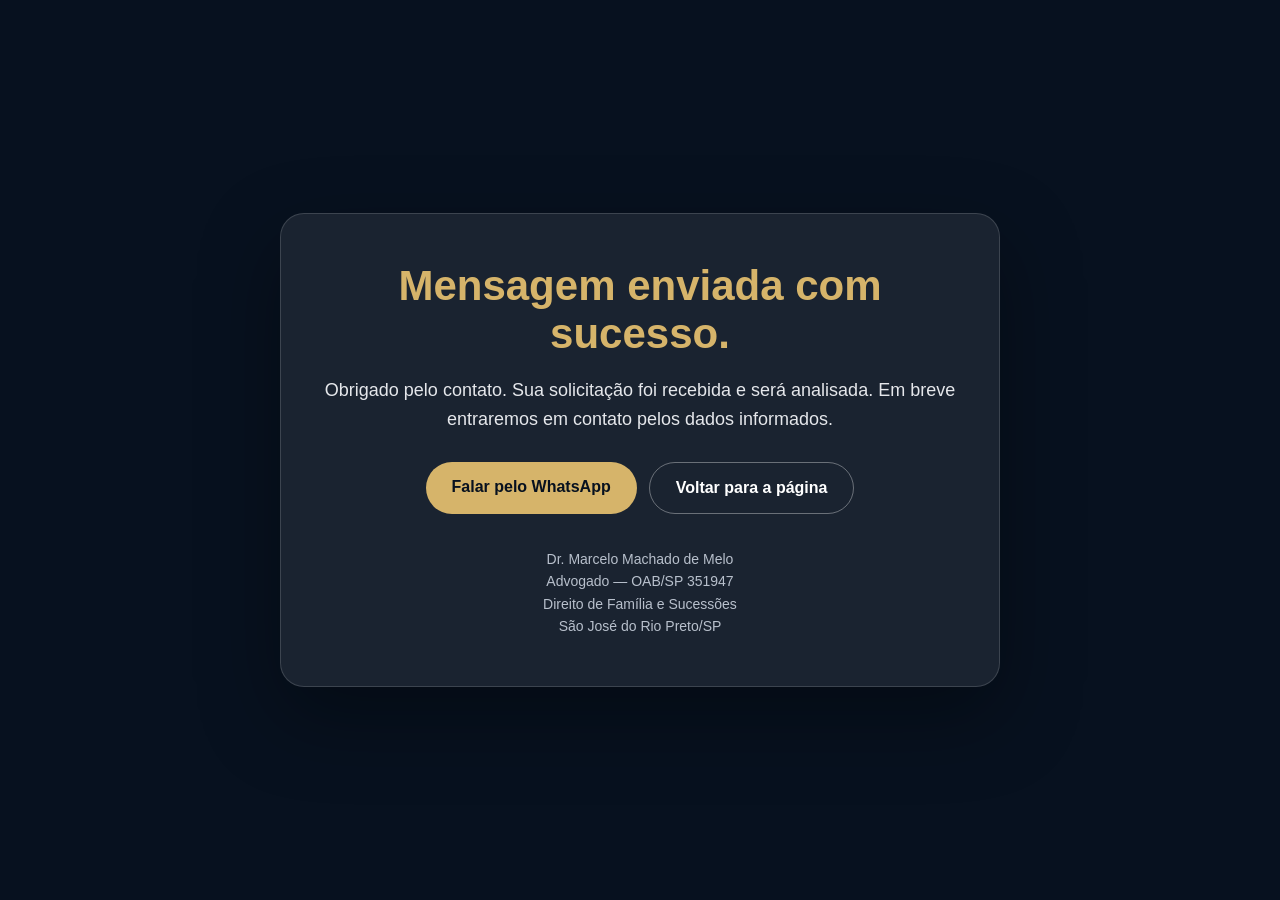
<file: obrigado.html>
<!DOCTYPE html>
<html lang="pt-BR">
<head>
  <meta charset="UTF-8">
  <meta name="viewport" content="width=device-width, initial-scale=1.0">

  <title>Mensagem enviada | Dr. Marcelo Machado de Melo</title>

  <meta name="description" content="Mensagem enviada com sucesso. Em breve entraremos em contato.">
  <meta name="robots" content="noindex, nofollow">

  <!-- Google tag (gtag.js) -->
  <script async src="https://www.googletagmanager.com/gtag/js?id=AW-18177757357"></script>
  <script>
    window.dataLayer = window.dataLayer || [];
    function gtag(){dataLayer.push(arguments);}
    gtag('js', new Date());

    gtag('config', 'AW-18177757357');

    /* Contabiliza somente o retorno de um formulário iniciado neste navegador.
       O redirecionamento do provedor não comprova entrega na caixa de e-mail. */
    (function () {
      try {
        var key = 'marcelo_pending_form';
        var pending = JSON.parse(sessionStorage.getItem(key) || 'null');
        if (!pending || typeof pending.id !== 'string' ||
            !['divorcio', 'guarda'].includes(pending.source) ||
            typeof pending.created !== 'number' || Date.now() < pending.created ||
            Date.now() - pending.created > 24 * 60 * 60 * 1000) return;
        sessionStorage.removeItem(key);
        gtag('event', 'conversion', {
          send_to: 'AW-18177757357/CXzCCM3Mss8cEK2h6ttD',
          value: 1.0, currency: 'BRL', transaction_id: pending.id,
          contact_type: 'form_return', contact_source: pending.source
        });
      } catch (_) { /* A página permanece utilizável sem armazenamento. */ }
    })();
  </script>

  <style>
    * {
      box-sizing: border-box;
    }

    body {
      margin: 0;
      font-family: Arial, sans-serif;
      background: #07111f;
      color: #ffffff;
      min-height: 100vh;
      display: flex;
      align-items: center;
      justify-content: center;
      padding: 24px;
    }

    .box {
      width: 100%;
      max-width: 720px;
      background: rgba(255,255,255,0.08);
      border: 1px solid rgba(255,255,255,0.15);
      border-radius: 24px;
      padding: 48px 36px;
      text-align: center;
      box-shadow: 0 30px 80px rgba(0,0,0,0.35);
    }

    h1 {
      font-size: clamp(32px, 6vw, 42px);
      margin: 0 0 18px;
      color: #d6b46a;
    }

    p {
      font-size: 18px;
      line-height: 1.6;
      color: #e5e7eb;
      margin: 0 0 28px;
    }

    .acoes {
      display: flex;
      flex-wrap: wrap;
      justify-content: center;
      gap: 12px;
    }

    .btn {
      display: inline-block;
      padding: 16px 26px;
      border-radius: 999px;
      background: #d6b46a;
      color: #07111f;
      font-weight: bold;
      text-decoration: none;
    }

    .btn.secundario {
      background: transparent;
      color: #ffffff;
      border: 1px solid rgba(255,255,255,0.35);
    }

    .assinatura {
      margin-top: 34px;
      font-size: 14px;
      line-height: 1.6;
      color: #b8c0cc;
    }

    @media (max-width: 560px) {
      .box {
        padding: 36px 22px;
      }

      .acoes {
        display: grid;
      }

      .btn {
        width: 100%;
      }

      p {
        font-size: 16px;
      }
    }
  </style>
</head>

<body>
  <main class="box">
    <h1>Mensagem enviada com sucesso.</h1>

    <p>
      Obrigado pelo contato. Sua solicitação foi recebida e será analisada.
      Em breve entraremos em contato pelos dados informados.
    </p>

    <div class="acoes">
      <a class="btn"
         href="https://wa.me/5517992435534?text=Ol%C3%A1%2C%20Dr.%20Marcelo.%20acabei%20de%20enviar%20o%20formul%C3%A1rio%20pelo%20site."
         target="_blank"
         rel="noopener">
        Falar pelo WhatsApp
      </a>

      <a class="btn secundario" href="https://marcelomelo.adv.br/divorcio.html">
        Voltar para a página
      </a>
    </div>

    <div class="assinatura">
      Dr. Marcelo Machado de Melo<br>
      Advogado — OAB/SP 351947<br>
      Direito de Família e Sucessões<br>
      São José do Rio Preto/SP
    </div>
  </main>
</body>
</html>
</file>
